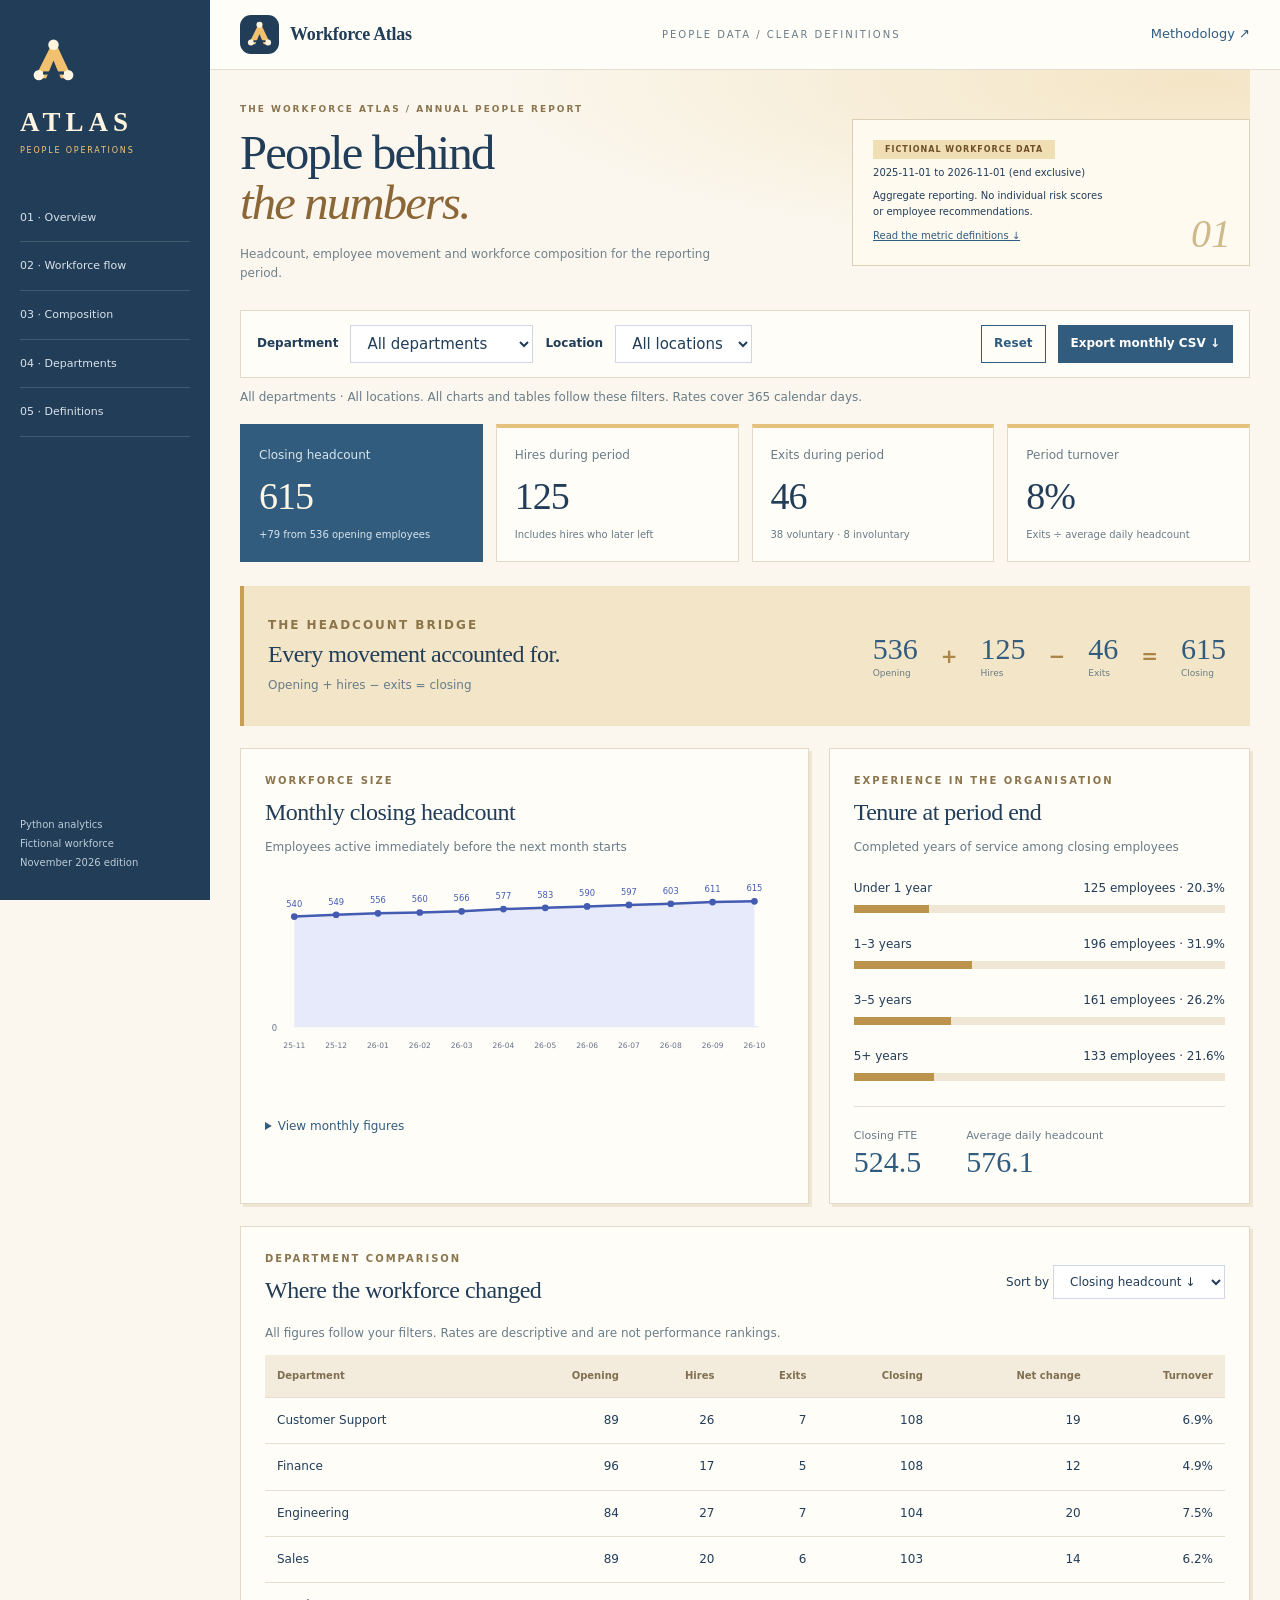
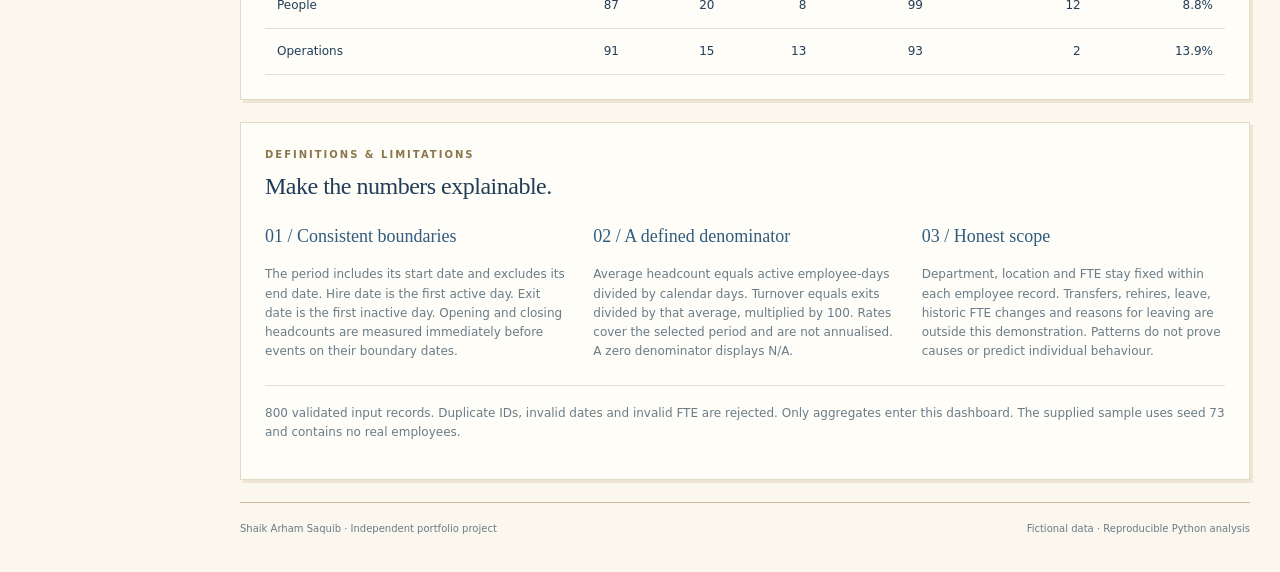
<file: index.html>
<!doctype html><html lang="en"><meta charset="utf-8"><link rel="icon" href="favicon.ico?v=identity4"><title>Workforce Atlas</title><meta http-equiv="refresh" content="0;url=site/"><p><a href="site/">Open Workforce Atlas</a></p></html>
</file>
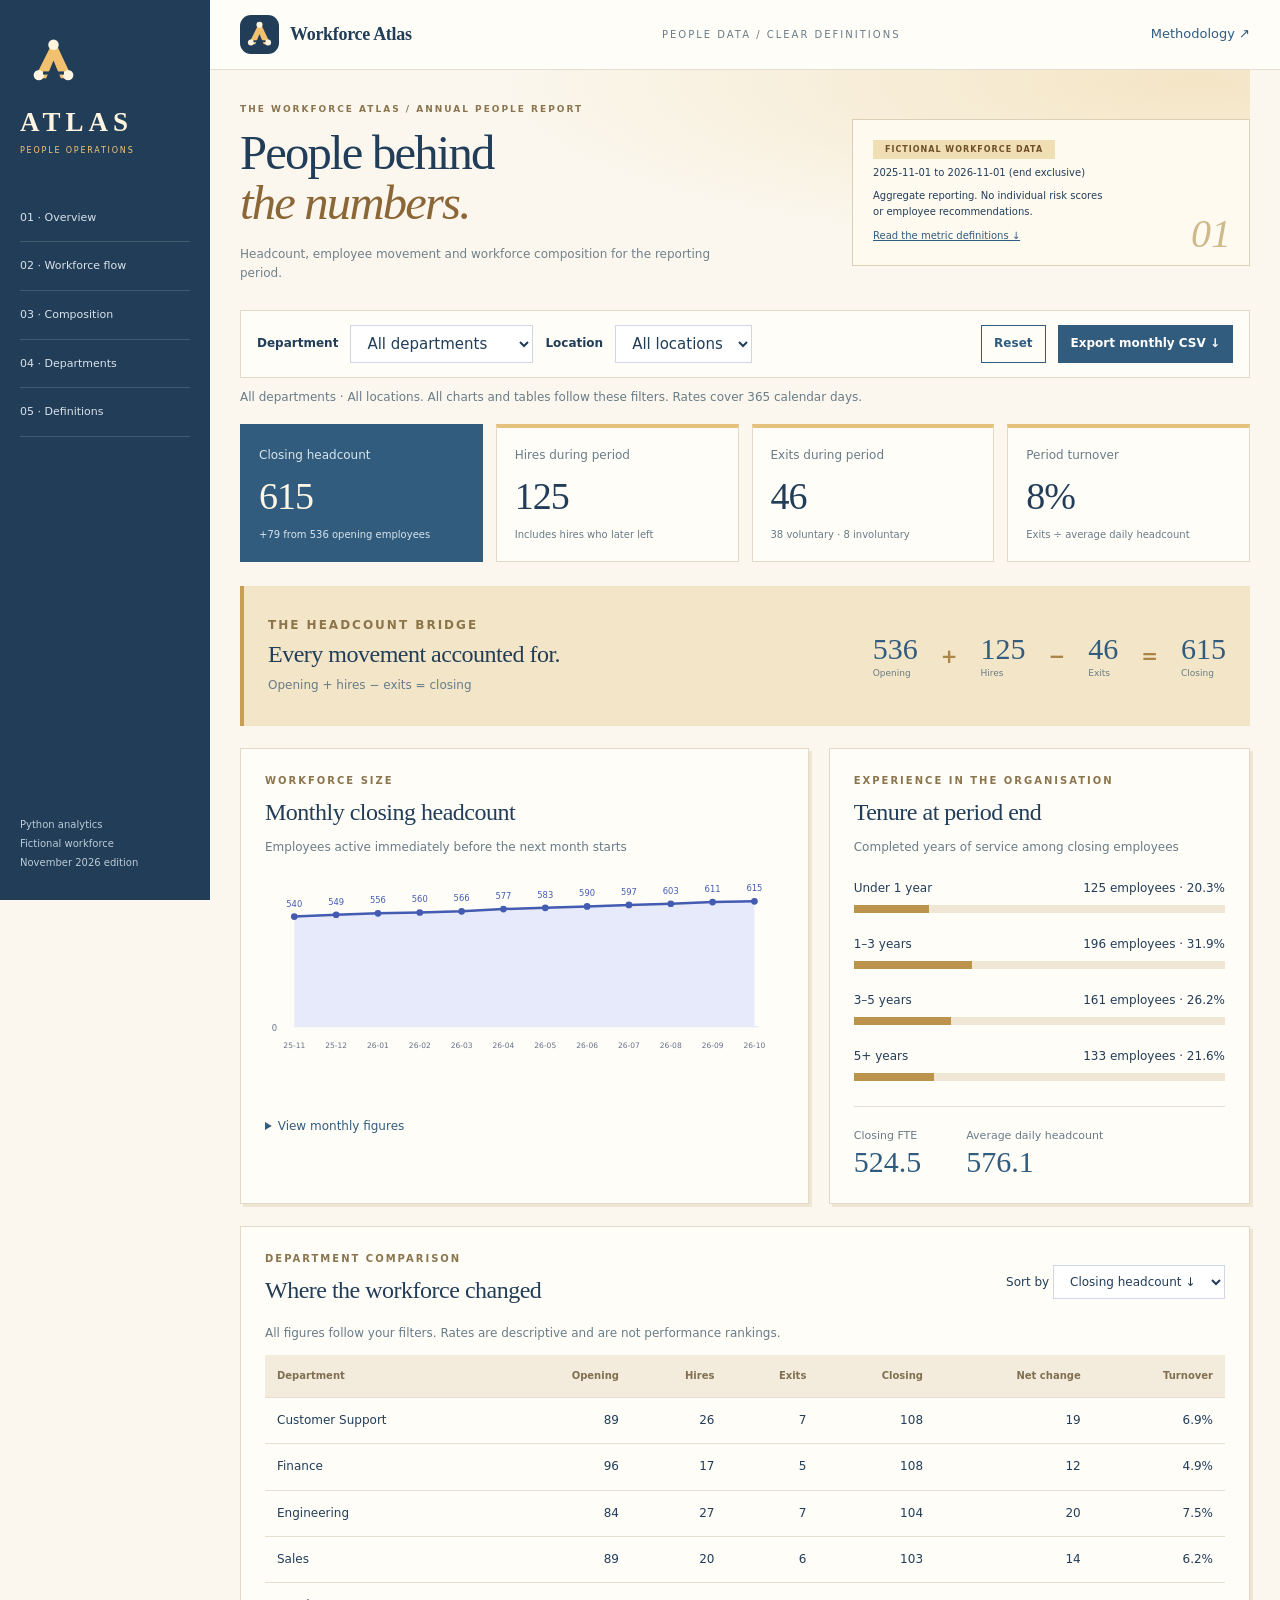
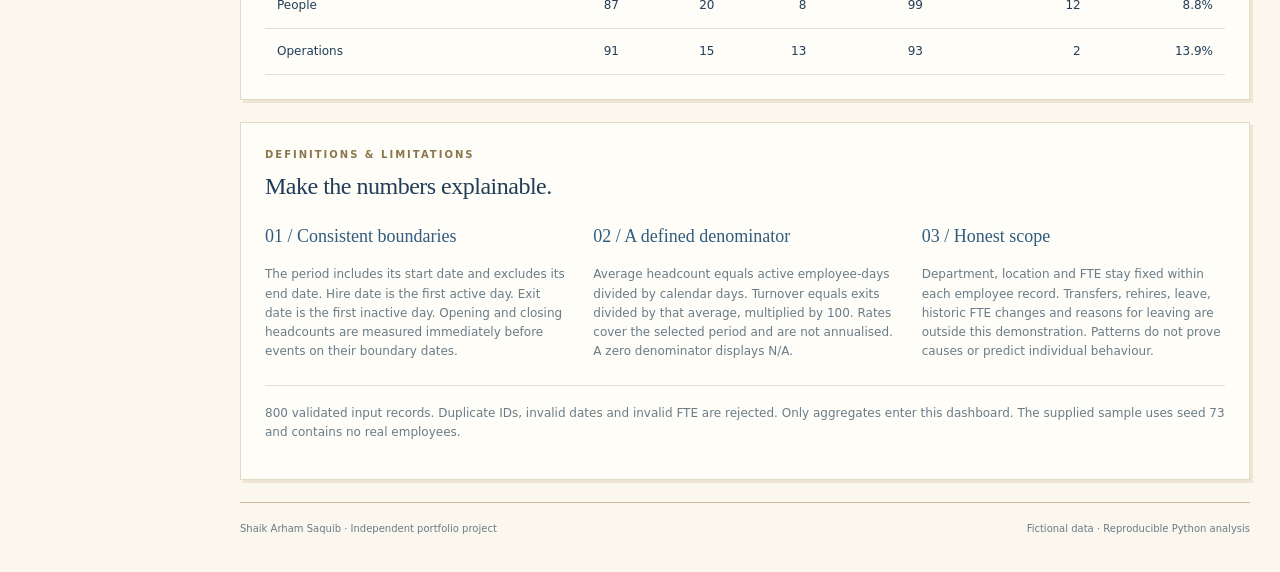
<file: site/index.html>
<!doctype html>
<html lang="en"><head><meta charset="utf-8"><meta name="viewport" content="width=device-width,initial-scale=1"><link rel="icon" href="favicon.ico?v=identity4" sizes="any"><link rel="icon" type="image/png" sizes="48x48" href="favicon.png?v=identity4"><link rel="apple-touch-icon" href="favicon.png?v=identity4"><title>Workforce Atlas | HR Analytics</title><link rel="stylesheet" href="styles.css?v=identity4"><script defer src="data.js"></script><script defer src="app.js"></script></head>
<body><a class="skip" href="#main">Skip to analysis</a><header><a class="brand" href="#"><img src="logo.svg" width="39" height="39" alt=""><span>Workforce Atlas</span></a><span>PEOPLE DATA / CLEAR DEFINITIONS</span><a href="#method">Methodology ↗</a></header>
<nav class="rail" aria-label="Report navigation"><div class="atlas-identity"><img src="logo.svg" width="64" height="64" alt="Workforce Atlas logo"><strong>ATLAS</strong><span>PEOPLE OPERATIONS</span></div><a href="#main">01 · Overview</a><a href="#movement">02 · Workforce flow</a><a href="#composition">03 · Composition</a><a href="#comparison">04 · Departments</a><a href="#method">05 · Definitions</a><small>Python analytics<br>Fictional workforce<br>November 2026 edition</small></nav><main id="main"><section class="hero"><div><p class="eyebrow">THE WORKFORCE ATLAS / ANNUAL PEOPLE REPORT</p><h1>People behind<br><em>the numbers.</em></h1><p class="intro">Headcount, employee movement and workforce composition for the reporting period.</p></div><aside><span class="pill" id="dataset">DATASET</span><p id="period"></p><p>Aggregate reporting. No individual risk scores or employee recommendations.</p><a href="#definitions">Read the metric definitions ↓</a></aside></section>
<section class="filters" aria-label="Workforce filters"><label for="department">Department</label><select id="department"><option value="">All departments</option></select><label for="location">Location</label><select id="location"><option value="">All locations</option></select><button id="reset" class="secondary">Reset</button><button id="export">Export monthly CSV ↓</button></section><p id="status" role="status" aria-live="polite"></p>
<section class="metrics" aria-label="Workforce metrics"><article><span>Closing headcount</span><strong id="headcount"></strong><small id="change"></small></article><article><span>Hires during period</span><strong id="hires"></strong><small>Includes hires who later left</small></article><article><span>Exits during period</span><strong id="exits"></strong><small id="exit-mix"></small></article><article><span>Period turnover</span><strong id="turnover"></strong><small>Exits ÷ average daily headcount</small></article></section>
<section class="flow panel" id="movement"><div><p class="eyebrow">THE HEADCOUNT BRIDGE</p><h2>Every movement accounted for.</h2><p>Opening + hires − exits = closing</p></div><div class="bridge" id="bridge"></div></section>
<section class="charts" id="composition"><article class="panel"><p class="eyebrow">WORKFORCE SIZE</p><h2>Monthly closing headcount</h2><p class="hint">Employees active immediately before the next month starts</p><div id="trend" class="trend" role="img" aria-label="Monthly closing headcount trend"></div><details><summary>View monthly figures</summary><div class="table-wrap"><table><caption class="sr-only">Monthly workforce measures</caption><thead><tr><th>Month</th><th>Opening</th><th>Hires</th><th>Exits</th><th>Closing</th><th>Turnover</th></tr></thead><tbody id="months"></tbody></table></div></details></article><article class="panel"><p class="eyebrow">EXPERIENCE IN THE ORGANISATION</p><h2>Tenure at period end</h2><p class="hint">Completed years of service among closing employees</p><div id="tenure"></div><div class="support-metrics"><div><span>Closing FTE</span><strong id="fte"></strong></div><div><span>Average daily headcount</span><strong id="average"></strong></div></div></article></section>
<section class="panel" id="comparison"><div class="panel-head"><div><p class="eyebrow">DEPARTMENT COMPARISON</p><h2>Where the workforce changed</h2></div><label for="sort">Sort by <select id="sort"><option value="closing">Closing headcount ↓</option><option value="exits">Exits ↓</option><option value="department">Department A–Z</option></select></label></div><p class="hint">All figures follow your filters. Rates are descriptive and are not performance rankings.</p><div class="table-wrap"><table><caption class="sr-only">Department workforce summary</caption><thead><tr><th>Department</th><th>Opening</th><th>Hires</th><th>Exits</th><th>Closing</th><th>Net change</th><th>Turnover</th></tr></thead><tbody id="departments"></tbody></table></div></section>
<section class="panel" id="method"><p class="eyebrow">DEFINITIONS & LIMITATIONS</p><h2 id="definitions">Make the numbers explainable.</h2><div class="methods"><div><h3>01 / Consistent boundaries</h3><p>The period includes its start date and excludes its end date. Hire date is the first active day. Exit date is the first inactive day. Opening and closing headcounts are measured immediately before events on their boundary dates.</p></div><div><h3>02 / A defined denominator</h3><p>Average headcount equals active employee-days divided by calendar days. Turnover equals exits divided by that average, multiplied by 100. Rates cover the selected period and are not annualised. A zero denominator displays N/A.</p></div><div><h3>03 / Honest scope</h3><p>Department, location and FTE stay fixed within each employee record. Transfers, rehires, leave, historic FTE changes and reasons for leaving are outside this demonstration. Patterns do not prove causes or predict individual behaviour.</p></div></div><p id="quality" class="note"></p></section><footer><span>Shaik Arham Saquib · Independent portfolio project</span><span>Fictional data · Reproducible Python analysis</span></footer></main></body></html>
</file>
<file: site/styles.css>
:root{--ink:#192e49;--muted:#52677c;--blue:#285baa;--bg:#f3f6fa;--line:#dce4ee}*{box-sizing:border-box}html{scroll-behavior:smooth}body{margin:0;background:var(--bg);color:var(--ink);font:15px/1.6 system-ui,-apple-system,Segoe UI,sans-serif}a{color:var(--blue)}header{max-width:1300px;margin:auto;padding:24px 28px;display:flex;justify-content:space-between;align-items:center;border-bottom:1px solid var(--line)}header span{font-size:10px;letter-spacing:2px;color:var(--muted)}header a{text-decoration:none;font-size:13px}.brand{font-size:21px;font-weight:750;color:var(--ink)}main{max-width:1300px;margin:auto;padding:0 28px}.hero{display:grid;grid-template-columns:2fr 1fr;gap:70px;padding:48px 0 36px;align-items:center}.eyebrow{font-size:10px;font-weight:750;letter-spacing:2px;color:var(--muted);margin:0 0 10px}h1{font-size:clamp(32px,4.1vw,56px);line-height:1.12;letter-spacing:-2px;margin:12px 0 20px}h1 em{font-style:normal;color:var(--blue)}.intro{max-width:640px;color:var(--muted);font-size:16px}.hero aside{background:#e7eef9;border-radius:14px;padding:25px;font-size:13px;border:1px solid #d5e0f0}.pill{font-size:10px;font-weight:800;letter-spacing:1px;background:#fff;border-radius:20px;padding:5px 12px;color:var(--blue)}.filters{display:flex;align-items:center;gap:12px;background:#fff;border:1px solid var(--line);padding:18px;border-radius:12px;flex-wrap:wrap}.filters label{font-size:12px;font-weight:700}select,button{font:inherit;border-radius:7px;border:1px solid #ced8e4;padding:10px 14px;background:#fff;color:var(--ink)}button{background:var(--blue);color:white;font-size:12px;font-weight:700;cursor:pointer;border-color:var(--blue)}button.secondary{background:white;color:var(--ink);border-color:#ced8e4}.filters #reset{margin-left:auto}#status{font-size:12px;color:var(--muted);min-height:20px;margin:12px 0 22px}.metrics{display:grid;grid-template-columns:repeat(4,1fr);gap:14px;margin-bottom:24px}.metrics article{background:#fff;border:1px solid var(--line);padding:22px;border-radius:12px}.metrics span,small{display:block;color:var(--muted);font-size:12px}.metrics strong{display:block;font-size:36px;letter-spacing:-1px;margin:10px 0}.panel{border:1px solid var(--line);border-radius:12px;background:white;padding:25px;margin-bottom:22px}h2{font-size:22px;line-height:1.3;margin:5px 0 8px;letter-spacing:-.5px}h3{font-size:14px}.hint,.flow p{font-size:12px;color:var(--muted)}.flow{display:flex;justify-content:space-between;align-items:center;gap:25px;background:#edf2fa}.bridge{display:flex;align-items:center;gap:18px}.bridge strong{font-size:25px;display:block}.bridge span{font-size:10px;color:var(--muted);display:block}.bridge b{font-size:20px;color:var(--blue)}.charts{display:grid;grid-template-columns:1.2fr 1fr;gap:20px}.trend{display:flex;align-items:flex-end;gap:10px;height:245px;padding:30px 0 35px;border-bottom:1px solid var(--line);margin:15px 0 20px}.bar-col{flex:1;height:100%;display:flex;align-items:center;justify-content:flex-end;flex-direction:column;position:relative;min-width:0}.bar{background:#668ac2;width:100%;min-height:1px;border-radius:4px 4px 0 0}.bar-col small{position:absolute;top:100%;font-size:9px;transform:rotate(-35deg);transform-origin:center;white-space:nowrap;margin-top:9px}.bar-col b{font-size:9px;font-weight:500;color:var(--muted)}.tenure-row{margin:19px 0}.tenure-row>div:first-child{display:flex;justify-content:space-between;font-size:12px}.track{height:8px;background:#eef2f7;border-radius:5px;margin-top:7px}.track i{display:block;height:8px;background:#7699ce;border-radius:5px}.support-metrics{display:flex;gap:45px;border-top:1px solid var(--line);padding-top:20px;margin-top:25px}.support-metrics span{display:block;font-size:11px;color:var(--muted)}.support-metrics strong{font-size:26px}.panel-head{display:flex;justify-content:space-between;gap:20px;align-items:center}.panel-head label{font-size:12px}.table-wrap{overflow:auto}table{width:100%;border-collapse:collapse;font-size:12px;text-align:right;white-space:nowrap}th,td{padding:13px 12px;border-bottom:1px solid var(--line)}th{font-size:10px;color:var(--muted);background:#f7f9fc}th:first-child,td:first-child{text-align:left}details summary{font-size:12px;color:var(--blue);cursor:pointer}.methods{display:grid;grid-template-columns:repeat(3,1fr);gap:30px}.methods p,.note{font-size:12px;color:var(--muted)}.note{border-top:1px solid var(--line);padding-top:18px}footer{display:flex;justify-content:space-between;padding:10px 0 35px;font-size:11px;color:var(--muted)}.sr-only,.skip:not(:focus){position:absolute;width:1px;height:1px;overflow:hidden;clip:rect(0,0,0,0)}:focus-visible{outline:3px solid #e7a322;outline-offset:3px}@media(max-width:900px){.hero{gap:25px}.metrics{grid-template-columns:repeat(2,1fr)}.charts{grid-template-columns:1fr}.flow{display:block}.bridge{margin-top:20px}.methods{grid-template-columns:1fr}header span{display:none}}@media(max-width:560px){main,header{padding-left:16px;padding-right:16px}.hero{grid-template-columns:1fr;padding-top:24px}.hero aside{padding:16px}.filters{display:grid;grid-template-columns:1fr 2fr}.filters #reset{margin:0}.metrics{gap:8px}.metrics article{padding:14px}.metrics strong{font-size:28px}.bridge{gap:10px;justify-content:space-between}.bridge strong{font-size:22px}.panel{padding:18px}.panel-head{display:block}.panel-head label{display:block;margin-top:15px}footer{display:block}footer span{display:block}.trend{gap:5px}}

/* People operations identity: persistent report rail and compact analytical layout. */
:root{--blue:#435bb1;--bg:#f5f6fa;--ink:#202942;--muted:#657087;--line:#dfe2ee}header{max-width:none;margin-left:205px;padding:16px 30px;background:white}.brand{font-size:18px}.rail{position:fixed;inset:0 auto 0 0;width:205px;background:#eef0f8;border-right:1px solid #d9ddec;padding:30px 20px;display:flex;flex-direction:column;z-index:3}.rail strong{font-size:29px;letter-spacing:5px;color:#435bb1}.rail>span{font-size:9px;letter-spacing:1.5px;color:var(--muted);margin:5px 0 40px}.rail a{font-size:12px;padding:13px 0;text-decoration:none;border-bottom:1px solid #dce0ef}.rail small{margin-top:auto;font-size:10px;line-height:1.9}main{margin-left:205px;max-width:1500px;padding:0 30px}.hero{padding:25px 0 20px;grid-template-columns:1.5fr 1fr;gap:30px}.hero h1{font-size:32px;letter-spacing:-1px;margin:9px 0}.intro{font-size:13px;max-width:540px;margin:0}.hero aside{background:none;border:0;border-left:2px solid #d8deef;border-radius:0;padding:0 0 0 20px;font-size:11px}.hero aside p{margin:7px 0}.hero aside a{font-size:11px}.pill{background:#e7eafa;font-size:9px}.filters{padding:12px 16px;border-radius:5px}.metrics{gap:12px}.metrics article{border-radius:5px;border:0;border-top:3px solid #c1cbed;box-shadow:0 1px 4px #25325512;padding:16px 20px}.metrics article:first-child{border-top-color:#435bb1}.metrics strong{font-size:33px;margin:6px 0}.panel{border-radius:5px;padding:22px}.flow{background:white;border-left:4px solid #435bb1}.flow h2{font-size:18px}.flow p{margin:6px 0}.bridge{gap:23px}.charts{grid-template-columns:1.35fr 1fr}.panel h2{font-size:20px}.methods{gap:25px}select,button{padding:8px 12px;border-radius:4px}#status{margin:10px 0 16px}footer{font-size:10px}@media(max-width:1100px){.rail{width:170px;padding:25px 14px}header,main{margin-left:170px}main{padding:0 20px}.hero{grid-template-columns:1fr 1fr}.charts{grid-template-columns:1fr}.bridge{gap:13px}.flow{display:block}}@media(max-width:750px){.rail{position:static;width:auto;flex-direction:row;gap:15px;overflow:auto;padding:12px 16px;align-items:center}.rail strong{font-size:17px}.rail>span,.rail small{display:none}.rail a{white-space:nowrap;padding:0;font-size:10px;border:0}header,main{margin-left:0}header{padding:14px 20px}.hero{grid-template-columns:1fr}.hero aside{display:none}.charts{grid-template-columns:1fr}.metrics strong{font-size:28px}}@media(prefers-reduced-motion:reduce){html{scroll-behavior:auto}}

.trend{display:block;height:auto;min-height:225px;padding:0;border:0}.trend svg{display:block;width:100%;height:auto}

/* Atlas annual-report identity: ink, ochre, warm paper and a people monogram. */
:root{--ink:#213d58;--blue:#315c7e;--muted:#697c87;--bg:#fbf7ee;--line:#e6dfd1}body{background:var(--bg)}.rail{background:#213d58;border:0;width:210px;color:#fff4df;padding:28px 20px}.atlas-identity{display:flex;flex-direction:column;align-items:start;margin-bottom:36px}.atlas-identity img{width:67px;height:67px;margin-bottom:12px}.rail .atlas-identity strong{font:700 27px Georgia,serif;letter-spacing:5px;color:#fff4df}.atlas-identity span{font-size:8px;letter-spacing:1.8px;color:#f0c778;margin-top:7px}.rail a{color:#d9e2e9;border-color:#41596d;font-size:11px;padding:15px 0}.rail a:hover{color:#f0c778}.rail small{color:#bdcbd6}header{margin-left:210px;background:#fffdf7;border-color:#e6dfd1;padding:15px 30px}.brand{display:flex;align-items:center;gap:11px}.brand span{font:700 18px Georgia,serif;letter-spacing:-.3px;color:#213d58}.brand img{display:block}main{margin-left:210px;padding:0 30px;max-width:1600px}.hero{padding:32px 0 27px;gap:35px;grid-template-columns:1.45fr 1fr;background:radial-gradient(ellipse at 95% 5%,#f4e5c5 0,transparent 52%)}.hero .eyebrow{font-size:9px;letter-spacing:2px;color:#8a754e}.hero h1{font:500 clamp(36px,3.8vw,55px)/1.03 Georgia,serif;letter-spacing:-1.8px;margin:12px 0 16px}.hero h1 em{font-style:italic;color:#8b6637}.intro{font-size:12px;max-width:500px;color:#71808a}.hero aside{border:1px solid #ddcfb6;background:#fffaf0;padding:20px;border-radius:0;position:relative}.hero aside:before{content:'01';font:italic 40px Georgia,serif;color:#cfb88a;position:absolute;right:18px;bottom:8px}.hero aside p{max-width:230px;font-size:10px}.hero aside a{font-size:10px}.pill{background:#f0deb5;color:#6e5026;border-radius:0;font-size:8px}.filters{background:#fffdf7;border-radius:0;border-color:#e3d9c6;padding:14px 16px}.filters button{background:#315c7e;border-color:#315c7e}.filters button.secondary{background:#fffdf7;color:#315c7e}.metrics{gap:13px;margin-bottom:24px}.metrics article{border:1px solid #e2d9c6;border-top:4px solid #e5c17d;border-radius:0;box-shadow:none;background:#fffdf8;padding:18px}.metrics article:first-child{background:#315c7e;border-color:#315c7e}.metrics article:first-child span,.metrics article:first-child small{color:#d9e4eb}.metrics article:first-child strong{color:#fff6e5}.metrics strong{font:500 38px Georgia,serif;margin:9px 0}.metrics small{font-size:10px}.panel{border-radius:0;border:1px solid #e2d9c6;background:#fffdf8;padding:24px;box-shadow:3px 3px 0 #eee5d3}.panel h2{font:500 24px Georgia,serif;letter-spacing:-.5px}.flow{background:#f2e5c8;border:0;border-left:4px solid #c69e55;box-shadow:none}.bridge strong{font:500 30px Georgia,serif;color:#315c7e}.bridge b{color:#ac8445}.bridge span{font-size:9px}.flow .eyebrow{color:#8d754a}.track{background:#efe6d4;border-radius:0}.track i{background:#bc934d;border-radius:0}.tenure-row{margin:22px 0}.support-metrics strong{font:500 30px Georgia,serif;color:#315c7e}th{background:#f3ecdd;color:#816f51}td{font-variant-numeric:tabular-nums}.methods h3{font:500 18px Georgia,serif;color:#315c7e}footer{border-top:1px solid #cdbb96;padding-top:18px}.eyebrow{color:#8a754e}select,button{border-radius:0}:focus-visible{outline-color:#c69e55}@media(max-width:1100px){.rail{width:170px}.atlas-identity img{width:55px;height:55px}header,main{margin-left:170px}.hero h1{font-size:40px}.hero{gap:20px}.hero aside{padding:15px}}@media(max-width:750px){.rail{position:static;width:auto;display:flex;flex-direction:row;align-items:center;padding:12px 16px;gap:18px}.atlas-identity{flex-direction:row;align-items:center;gap:8px;margin:0}.atlas-identity img{width:35px;height:35px;margin:0}.rail .atlas-identity strong{font-size:16px}.atlas-identity span{display:none}.rail a{padding:0;white-space:nowrap;font-size:10px}header,main{margin-left:0}.hero{grid-template-columns:1fr}.hero h1{font-size:43px}.metrics strong{font-size:31px}.brand span{display:inline}.hero aside{display:none}}
</file>
